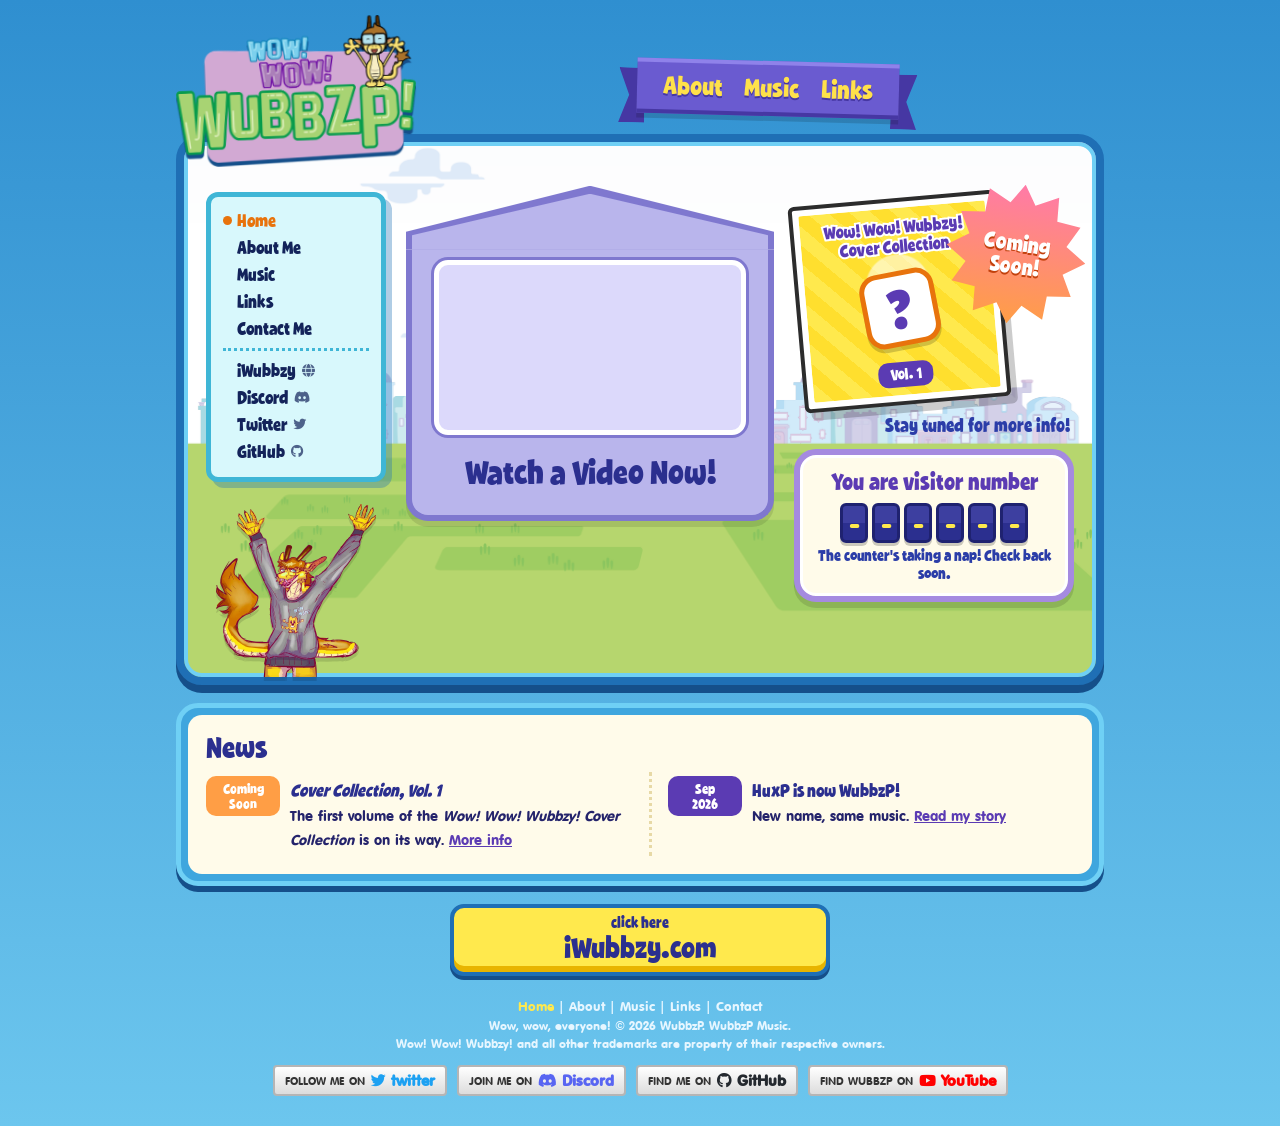
<file: index.html>
<!DOCTYPE html>
<html lang="en">
<head>
<meta charset="utf-8"/>
<meta content="width=device-width, initial-scale=1, viewport-fit=cover" name="viewport"/>
<title>WubbzP</title>
<link href="/assets/icons/kickball-32.png?v=10" rel="icon" sizes="32x32" type="image/png"/>
<meta content="#FBE073" name="theme-color"/>
<link href="/site.webmanifest" rel="manifest"/>
<link href="/assets/icons/wubbzp-192.png" rel="apple-touch-icon"/>
<meta content="The official hub of WubbzP: vocal synth covers, digital archives, web design projects, and the iWubbzy fan community." name="description"/>
<meta content="WubbzP" property="og:title"/>
<meta content="The official hub of WubbzP: vocal synth covers, digital archives, web design projects, and the iWubbzy fan community." property="og:description"/>
<meta content="website" property="og:type"/>
<meta content="https://wubbzp.com/" property="og:url"/>
<meta content="https://wubbzp.com/assets/images/mbymiy.png" property="og:image"/>
<meta content="summary_large_image" name="twitter:card"/>
<meta content="@WubbzP" name="twitter:site"/>
<meta content="https://wubbzp.com/assets/images/mbymiy.png" name="twitter:image"/>
<link rel="stylesheet" href="https://cdnjs.cloudflare.com/ajax/libs/font-awesome/6.5.2/css/all.min.css" crossorigin="anonymous" referrerpolicy="no-referrer">
<link rel="stylesheet" href="/assets/css/style.css?v=67d78400">
<script>document.documentElement.className += " js";</script>
</head>
<body>
<a class="skip-link" href="#content">Skip to content</a>

<div class="site">

  <!-- Header -->
  <header class="header">
    <a href="/" class="logo" aria-label="WubbzP home">
      <img src="/assets/images/logo-wubbzp.png" alt="" class="logo-img" width="240" height="142" />
    </a>

    <nav class="ribbon" aria-label="Main">
      <ul>
        <li><a href="/about/">About</a></li>
        <li><a href="/music/">Music</a></li>
        <li><a href="/links/">Links</a></li>
      </ul>
    </nav>
  </header>

  <!-- Main stage -->
  <div class="stage">

    <!-- Left menu -->
    <aside class="sidebar">
      <nav class="menu" aria-label="Site menu">
        <ul>
          <li><a href="/" aria-current="page">Home</a></li>
          <li><a href="/about/">About Me</a></li>
          <li><a href="/music/">Music</a></li>
          <li><a href="/links/">Links</a></li>
          <li><a href="/contact/">Contact Me</a></li>
          <li class="menu-divider" role="separator"></li>
          <li><a href="https://iwubbzy.com" target="_blank" rel="noopener">iWubbzy <i class="fa-solid fa-globe" aria-hidden="true"></i></a></li>
          <li><a href="https://discord.gg/hKXwdhUQzr" target="_blank" rel="noopener">Discord <i class="fa-brands fa-discord" aria-hidden="true"></i></a></li>
          <li><a href="https://twitter.com/wubbzp" target="_blank" rel="noopener">Twitter <i class="fa-brands fa-twitter" aria-hidden="true"></i></a></li>
          <li><a href="https://github.com/wubbzp" target="_blank" rel="noopener">GitHub <i class="fa-brands fa-github" aria-hidden="true"></i></a></li>
        </ul>
      </nav>
    </aside>

    <!-- Video house -->
    <main class="house" id="content">
      <h1 class="visually-hidden">WubbzP</h1>
      <div class="video">
        <iframe id="featured-video" src="https://www.youtube-nocookie.com/embed/UfgeMisYWGA" title="WubbzP video" loading="lazy" allow="accelerometer; autoplay; clipboard-write; encrypted-media; gyroscope; picture-in-picture; web-share" referrerpolicy="strict-origin-when-cross-origin" allowfullscreen></iframe>
      </div>
      <h2>Watch a Video Now!</h2>
    </main>

    <!-- Featured release -->
    <section class="feature" aria-label="Featured release">
      <div class="album">
        <div class="album-art">
          <span class="album-title">Wow! Wow! Wubbzy!<br>Cover Collection</span>
          <span class="mystery-wrap">
            <button type="button" class="mystery" id="mystery" aria-label="Wow! Wow! Wubbzy! Cover Collection, Vol. 1 artwork: coming soon">?</button>
            <span class="mystery-bubble" aria-hidden="true">It's a surprise!</span>
          </span>
          <span class="album-vol">Vol. 1</span>
        </div>
      </div>
      <div class="burst" aria-hidden="true">Coming<br>Soon!</div>
      <a href="/music/#cover-collection" class="feature-cta">Stay tuned for more info!</a>
      <div class="feature-card counter" tabindex="0" aria-describedby="counter-note">
        You are visitor number
        <div class="counter-digits" id="counter" role="status"><span>-</span><span>-</span><span>-</span><span>-</span><span>-</span><span>-</span></div>
        <small id="counter-status">Thanks for stopping by! <i class="fa-solid fa-circle-info" aria-hidden="true"></i></small>
        <span class="counter-note" id="counter-note" role="tooltip">This counter started on 19 October 2026. Visits from before then aren't included.</span>
      </div>
    </section>

      <div class="razz-spot">
        <span class="razz-bubble" aria-live="polite"></span>
        <button type="button" class="razz" id="razz" aria-label="Poke Razz, WubbzP's fursona" title="Poke Razz!">
          <span class="razz-body"><span class="razz-squash"><img src="/assets/images/razz.webp" alt="" width="640" height="692" /></span></span>
        </button>
      </div>

  </div>

  <!-- News -->
  <section class="box news-box" aria-labelledby="news-title">
    <div class="box-inner">
      <h2 id="news-title">News</h2>
      <ul class="news">
        <li>
          <span class="news-date soon">Coming<br>Soon</span>
          <div><b><cite>Cover Collection, Vol. 1</cite></b><span>The first volume of the <cite>Wow! Wow! Wubbzy! Cover Collection</cite> is on its way. <a href="/music/#cover-collection">More info</a></span></div>
        </li>
        <li>
          <time datetime="2026-09">Sep<br>2026</time>
          <div><b>HuxP is now WubbzP!</b><span>New name, same music. <a href="/about/">Read my story</a></span></div>
        </li>
      </ul>
    </div>
  </section>

  <!-- iWubbzy -->
  <div class="promos promos-single">
    <a href="https://iwubbzy.com" class="stack-btn" target="_blank" rel="noopener"><small>click here</small>iWubbzy.com</a>
  </div>

  <!-- Footer -->
  <footer class="footer">
    <nav class="footer-links" aria-label="Footer">
      <a href="/" aria-current="page">Home</a> |
      <a href="/about/">About</a> |
      <a href="/music/">Music</a> |
      <a href="/links/">Links</a> |
      <a href="/contact/">Contact</a>
    </nav>
    <p>Wow, wow, everyone! © <span id="year">2026</span> WubbzP. WubbzP Music.</p>
    <p>Wow! Wow! Wubbzy! and all other trademarks are property of their respective owners.</p>

    <div class="socials">
      <a href="https://twitter.com/wubbzp" class="social" target="_blank" rel="noopener">Follow me on <b class="tw"><i class="fa-brands fa-twitter" aria-hidden="true"></i> twitter</b></a>
      <a href="https://discord.gg/hKXwdhUQzr" class="social" target="_blank" rel="noopener">Join me on <b class="dc"><i class="fa-brands fa-discord" aria-hidden="true"></i> Discord</b></a>
      <a href="https://github.com/wubbzp" class="social" target="_blank" rel="noopener">Find me on <b class="gh"><i class="fa-brands fa-github" aria-hidden="true"></i> GitHub</b></a>
      <a href="https://www.youtube.com/@wubbzp" class="social" target="_blank" rel="noopener">Find WubbzP on <b class="yt"><i class="fa-brands fa-youtube" aria-hidden="true"></i> YouTube</b></a>
    </div>
  </footer>

</div>

<script src="/assets/js/site.js?v=77a2010f"></script>
</body>
</html>
</file>
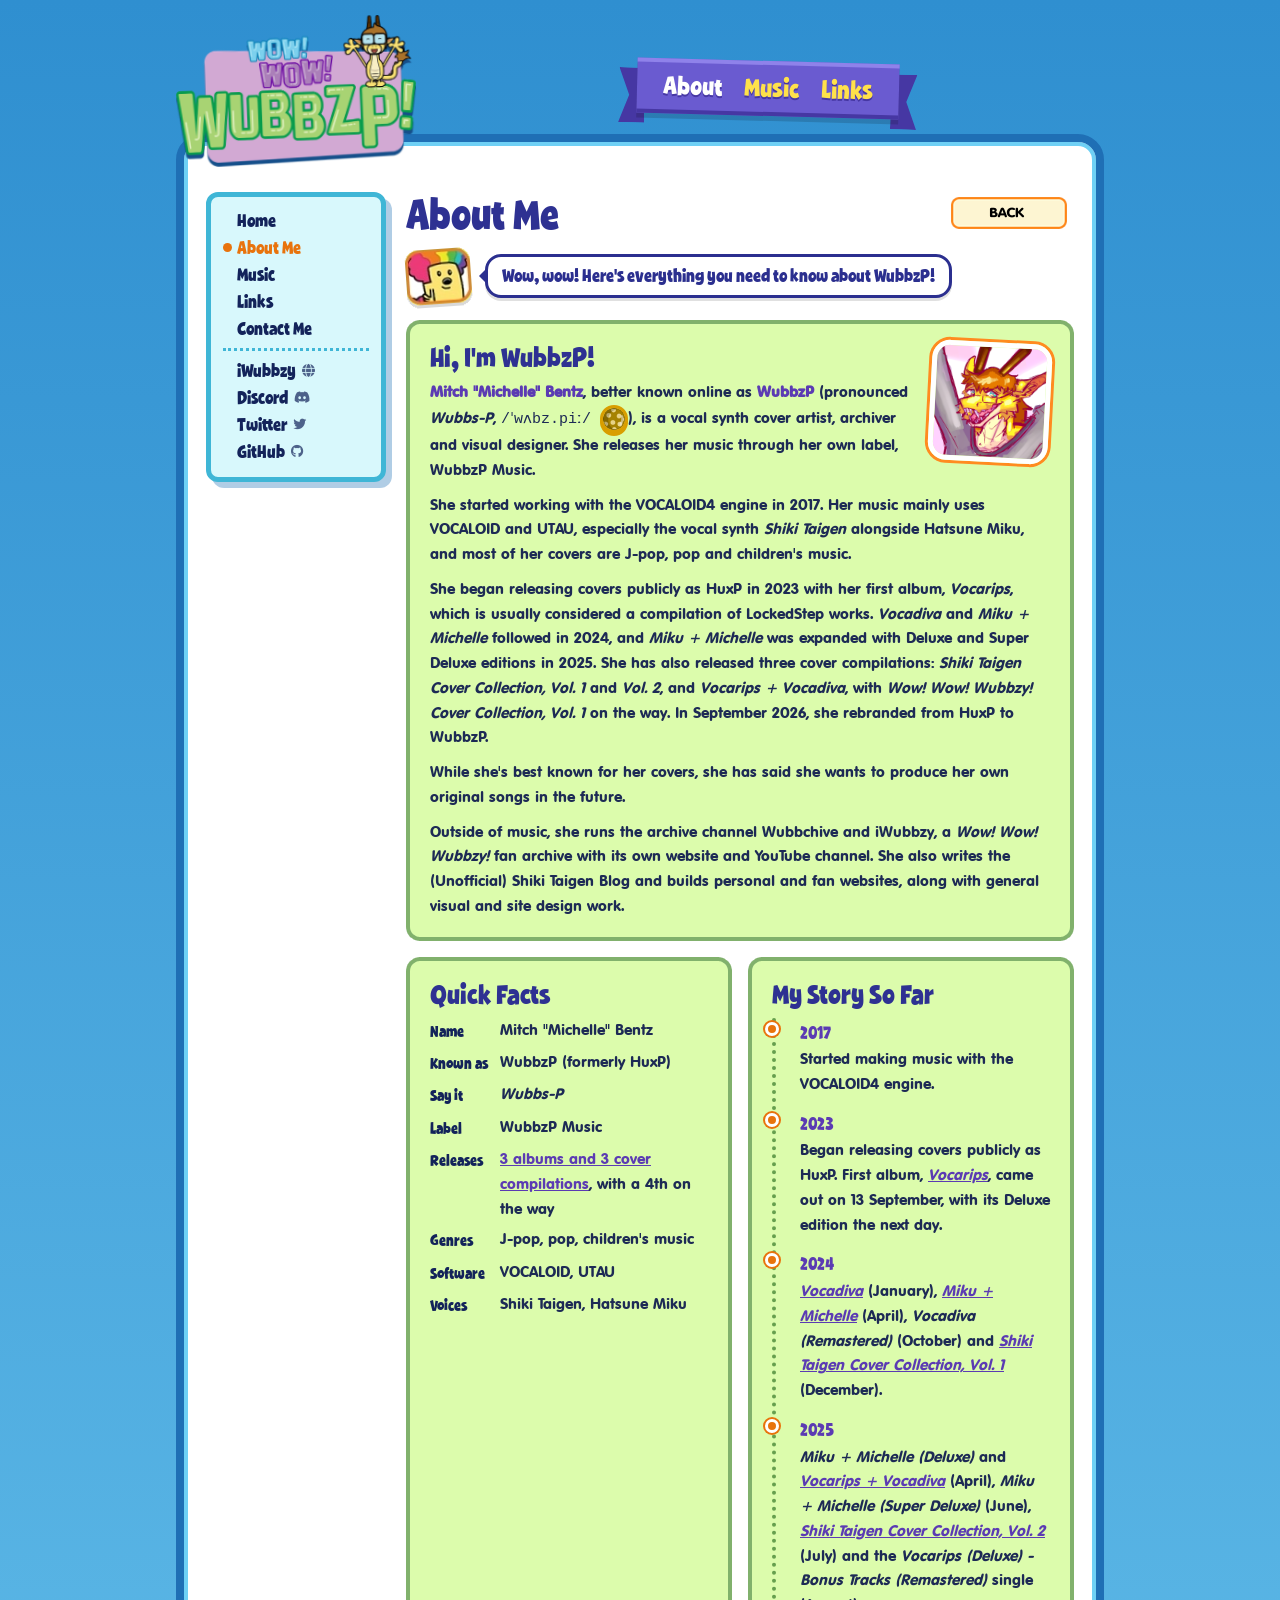
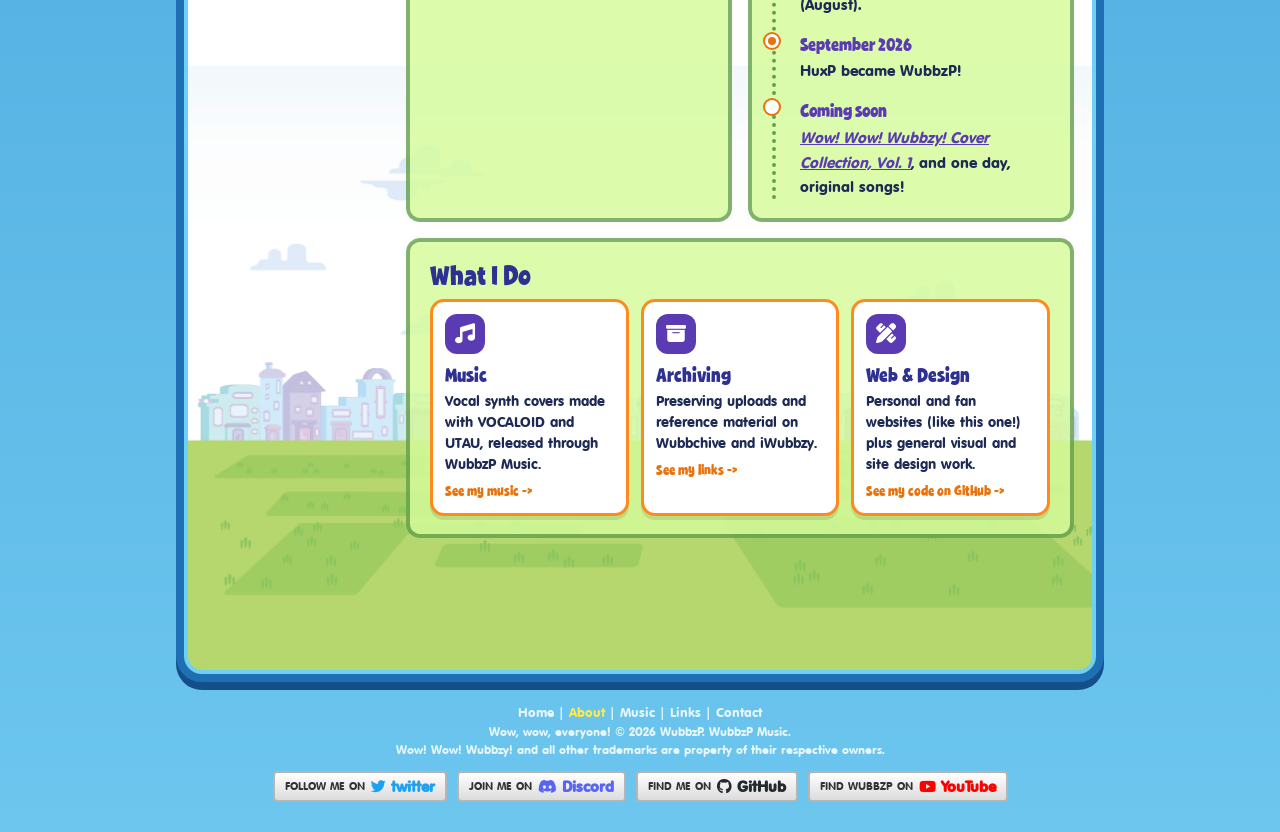
<file: about/index.html>
<!DOCTYPE html>
<html lang="en">
<head>
<meta charset="utf-8"/>
<meta content="width=device-width, initial-scale=1, viewport-fit=cover" name="viewport"/>
<title>About Me | WubbzP</title>
<link href="/assets/icons/kickball-32.png?v=10" rel="icon" sizes="32x32" type="image/png"/>
<meta content="#FBE073" name="theme-color"/>
<link href="/site.webmanifest" rel="manifest"/>
<link href="/assets/icons/wubbzp-192.png" rel="apple-touch-icon"/>
<meta content="About WubbzP (Mitch &quot;Michelle&quot; Bentz): vocal synth cover artist, archiver and visual designer, formerly known as HuxP." name="description"/>
<meta content="About Me | WubbzP" property="og:title"/>
<meta content="About WubbzP (Mitch &quot;Michelle&quot; Bentz): vocal synth cover artist, archiver and visual designer, formerly known as HuxP." property="og:description"/>
<meta content="website" property="og:type"/>
<meta content="https://wubbzp.com/about/" property="og:url"/>
<meta content="https://wubbzp.com/assets/images/mbymiy.png" property="og:image"/>
<meta content="summary_large_image" name="twitter:card"/>
<meta content="@WubbzP" name="twitter:site"/>
<meta content="https://wubbzp.com/assets/images/mbymiy.png" name="twitter:image"/>
<link rel="stylesheet" href="https://cdnjs.cloudflare.com/ajax/libs/font-awesome/6.5.2/css/all.min.css" crossorigin="anonymous" referrerpolicy="no-referrer">
<link rel="stylesheet" href="/assets/css/style.css?v=67d78400">
<script>document.documentElement.className += " js";</script>
</head>
<body>
<a class="skip-link" href="#content">Skip to content</a>

<div class="site">

  <!-- Header -->
  <header class="header">
    <a href="/" class="logo" aria-label="WubbzP home">
      <img src="/assets/images/logo-wubbzp.png" alt="" class="logo-img" width="240" height="142" />
    </a>

    <nav class="ribbon" aria-label="Main">
      <ul>
        <li><a href="/about/" aria-current="page">About</a></li>
        <li><a href="/music/">Music</a></li>
        <li><a href="/links/">Links</a></li>
      </ul>
    </nav>
  </header>

  <!-- Main stage -->
  <div class="stage stage-page">

    <!-- Left menu -->
    <aside class="sidebar">
      <nav class="menu" aria-label="Site menu">
        <ul>
          <li><a href="/">Home</a></li>
          <li><a href="/about/" aria-current="page">About Me</a></li>
          <li><a href="/music/">Music</a></li>
          <li><a href="/links/">Links</a></li>
          <li><a href="/contact/">Contact Me</a></li>
          <li class="menu-divider" role="separator"></li>
          <li><a href="https://iwubbzy.com" target="_blank" rel="noopener">iWubbzy <i class="fa-solid fa-globe" aria-hidden="true"></i></a></li>
          <li><a href="https://discord.gg/hKXwdhUQzr" target="_blank" rel="noopener">Discord <i class="fa-brands fa-discord" aria-hidden="true"></i></a></li>
          <li><a href="https://twitter.com/wubbzp" target="_blank" rel="noopener">Twitter <i class="fa-brands fa-twitter" aria-hidden="true"></i></a></li>
          <li><a href="https://github.com/wubbzp" target="_blank" rel="noopener">GitHub <i class="fa-brands fa-github" aria-hidden="true"></i></a></li>
        </ul>
      </nav>
    </aside>

    <main class="page" id="content">
      <div class="page-head">
        <h1 class="page-title">About Me</h1>
        <a href="/" class="back-btn" aria-label="Back to home"></a>
      </div>

      <div class="guide">
        <img src="/assets/images/characters/wubbzy.png" alt="" />
        <p>Wow, wow! Here's everything you need to know about WubbzP!</p>
      </div>

      <section class="panel" aria-labelledby="hi">
        <img src="/assets/images/wbzp.png" alt="WubbzP's icon" class="avatar" />
        <h2 id="hi">Hi, I'm WubbzP!</h2>
        <p><strong>Mitch "Michelle" Bentz</strong>, better known online as <strong>WubbzP</strong> (pronounced <em>Wubbs-P</em>, <code>/ˈwʌbz.piː/</code> <button type="button" class="audio-btn" data-play="wubbzp-audio" aria-label="Play WubbzP pronunciation" title="Play pronunciation">Play pronunciation</button>), is a vocal synth cover artist, archiver and visual designer. She releases her music through her own label, WubbzP Music.</p>
        <audio id="wubbzp-audio" src="/assets/audio/How to Pronounce WubbzP.mp3" preload="none"></audio>
        <p>She started working with the VOCALOID4 engine in 2017. Her music mainly uses VOCALOID and UTAU, especially the vocal synth <em>Shiki Taigen</em> alongside Hatsune Miku, and most of her covers are J-pop, pop and children's music.</p>
        <p>She began releasing covers publicly as HuxP in 2023 with her first album, <cite>Vocarips</cite>, which is usually considered a compilation of LockedStep works. <cite>Vocadiva</cite> and <cite>Miku + Michelle</cite> followed in 2024, and <cite>Miku + Michelle</cite> was expanded with Deluxe and Super Deluxe editions in 2025. She has also released three cover compilations: <cite>Shiki Taigen Cover Collection, Vol. 1</cite> and <cite>Vol. 2</cite>, and <cite>Vocarips + Vocadiva</cite>, with <cite>Wow! Wow! Wubbzy! Cover Collection, Vol. 1</cite> on the way. In September 2026, she rebranded from HuxP to WubbzP.</p>
        <p>While she's best known for her covers, she has said she wants to produce her own original songs in the future.</p>
        <p>Outside of music, she runs the archive channel Wubbchive and iWubbzy, a <em>Wow! Wow! Wubbzy!</em> fan archive with its own website and YouTube channel. She also writes the (Unofficial) Shiki Taigen Blog and builds personal and fan websites, along with general visual and site design work.</p>
      </section>

      <div class="panel-row">
        <section class="panel" aria-labelledby="facts">
          <h2 id="facts">Quick Facts</h2>
          <dl class="facts">
            <dt>Name</dt><dd>Mitch "Michelle" Bentz</dd>
            <dt>Known as</dt><dd>WubbzP (formerly HuxP)</dd>
            <dt>Say it</dt><dd><em>Wubbs-P</em></dd>
            <dt>Label</dt><dd>WubbzP Music</dd>
            <dt>Releases</dt><dd><a href="/music/">3 albums and 3 cover compilations</a>, with a 4th on the way</dd>
            <dt>Genres</dt><dd>J-pop, pop, children's music</dd>
            <dt>Software</dt><dd>VOCALOID, UTAU</dd>
            <dt>Voices</dt><dd>Shiki Taigen, Hatsune Miku</dd>
          </dl>
        </section>

        <section class="panel" aria-labelledby="timeline">
          <h2 id="timeline">My Story So Far</h2>
          <ol class="timeline">
            <li><b>2017</b>Started making music with the VOCALOID4 engine.</li>
            <li><b>2023</b>Began releasing covers publicly as HuxP. First album, <a href="/music/#vocarips"><cite>Vocarips</cite></a>, came out on 13 September, with its Deluxe edition the next day.</li>
            <li><b>2024</b><a href="/music/#vocadiva"><cite>Vocadiva</cite></a> (January), <a href="/music/#miku-michelle"><cite>Miku + Michelle</cite></a> (April), <cite>Vocadiva (Remastered)</cite> (October) and <a href="/music/#shiki-taigen-vol-1"><cite>Shiki Taigen Cover Collection, Vol. 1</cite></a> (December).</li>
            <li><b>2025</b><cite>Miku + Michelle (Deluxe)</cite> and <a href="/music/#vocarips-vocadiva"><cite>Vocarips + Vocadiva</cite></a> (April), <cite>Miku + Michelle (Super Deluxe)</cite> (June), <a href="/music/#shiki-taigen-vol-2"><cite>Shiki Taigen Cover Collection, Vol. 2</cite></a> (July) and the <cite>Vocarips (Deluxe) - Bonus Tracks (Remastered)</cite> single (August).</li>
            <li><b>September 2026</b>HuxP became WubbzP!</li>
            <li class="soon"><b>Coming soon</b><a href="/music/#cover-collection"><cite>Wow! Wow! Wubbzy! Cover Collection, Vol. 1</cite></a>, and one day, original songs!</li>
          </ol>
        </section>
      </div>

      <section class="panel" aria-labelledby="what">
        <h2 id="what">What I Do</h2>
        <div class="cards">
          <a href="/music/" class="card">
            <i class="fa-solid fa-music card-icon" aria-hidden="true"></i>
            <b>Music</b>
            Vocal synth covers made with VOCALOID and UTAU, released through WubbzP Music.
            <span class="card-go">See my music -></span>
          </a>
          <a href="/links/" class="card">
            <i class="fa-solid fa-box-archive card-icon" aria-hidden="true"></i>
            <b>Archiving</b>
            Preserving uploads and reference material on Wubbchive and iWubbzy.
            <span class="card-go">See my links -></span>
          </a>
          <a href="https://github.com/wubbzp" class="card" target="_blank" rel="noopener">
            <i class="fa-solid fa-pen-ruler card-icon" aria-hidden="true"></i>
            <b>Web &amp; Design</b>
            Personal and fan websites (like this one!) plus general visual and site design work.
            <span class="card-go">See my code on GitHub -></span>
          </a>
        </div>
      </section>

    </main>

  </div>

  <!-- Footer -->
  <footer class="footer">
    <nav class="footer-links" aria-label="Footer">
      <a href="/">Home</a> |
      <a href="/about/" aria-current="page">About</a> |
      <a href="/music/">Music</a> |
      <a href="/links/">Links</a> |
      <a href="/contact/">Contact</a>
    </nav>
    <p>Wow, wow, everyone! © <span id="year">2026</span> WubbzP. WubbzP Music.</p>
    <p>Wow! Wow! Wubbzy! and all other trademarks are property of their respective owners.</p>

    <div class="socials">
      <a href="https://twitter.com/wubbzp" class="social" target="_blank" rel="noopener">Follow me on <b class="tw"><i class="fa-brands fa-twitter" aria-hidden="true"></i> twitter</b></a>
      <a href="https://discord.gg/hKXwdhUQzr" class="social" target="_blank" rel="noopener">Join me on <b class="dc"><i class="fa-brands fa-discord" aria-hidden="true"></i> Discord</b></a>
      <a href="https://github.com/wubbzp" class="social" target="_blank" rel="noopener">Find me on <b class="gh"><i class="fa-brands fa-github" aria-hidden="true"></i> GitHub</b></a>
      <a href="https://www.youtube.com/@wubbzp" class="social" target="_blank" rel="noopener">Find WubbzP on <b class="yt"><i class="fa-brands fa-youtube" aria-hidden="true"></i> YouTube</b></a>
    </div>
  </footer>

</div>

<script src="/assets/js/site.js?v=77a2010f"></script>
</body>
</html>
</file>
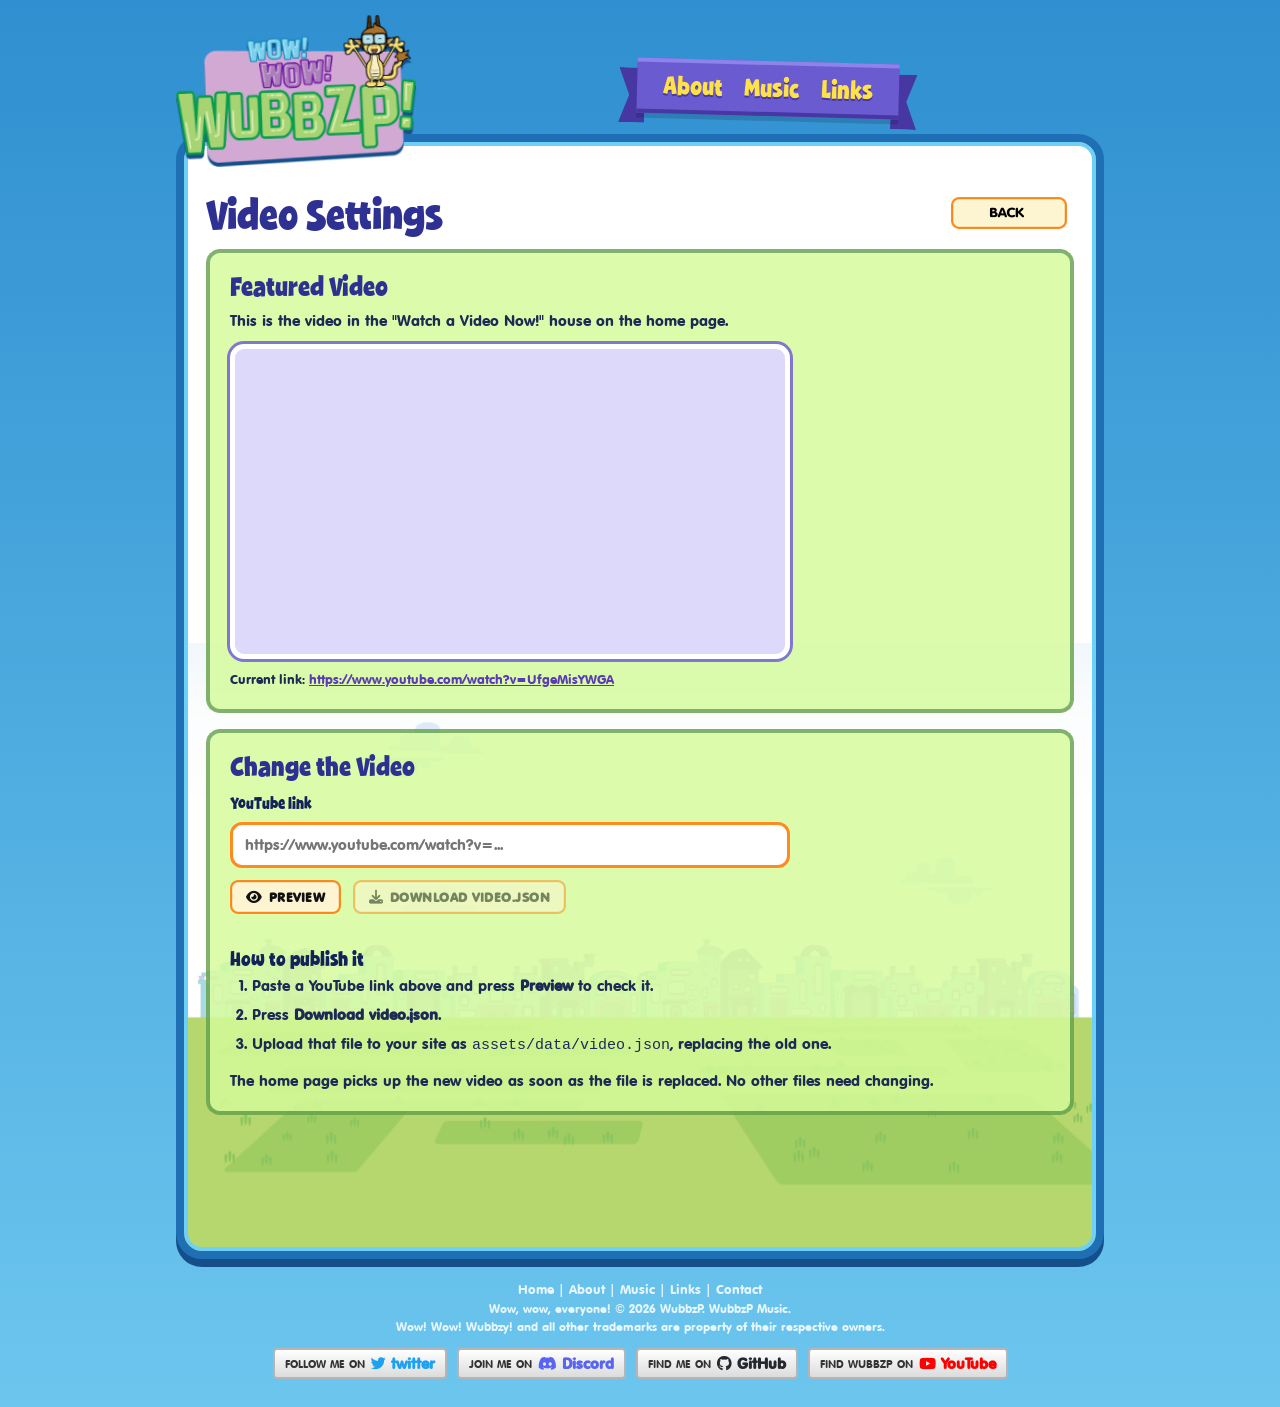
<file: admin/index.html>
<!DOCTYPE html>
<html lang="en">
<head>
<meta charset="utf-8"/>
<meta content="width=device-width, initial-scale=1, viewport-fit=cover" name="viewport"/>
<title>Video Settings | WubbzP</title>
<link href="/assets/icons/kickball-32.png?v=10" rel="icon" sizes="32x32" type="image/png"/>
<meta content="#FBE073" name="theme-color"/>
<meta name="robots" content="noindex, nofollow"/>
<link href="/site.webmanifest" rel="manifest"/>
<link href="/assets/icons/wubbzp-192.png" rel="apple-touch-icon"/>
<meta content="Change the featured video on the WubbzP.com home page." name="description"/>
<meta content="Video Settings | WubbzP" property="og:title"/>
<meta content="Change the featured video on the WubbzP.com home page." property="og:description"/>
<meta content="website" property="og:type"/>
<meta content="https://wubbzp.com/admin/" property="og:url"/>
<meta content="https://wubbzp.com/assets/images/mbymiy.png" property="og:image"/>
<meta content="summary_large_image" name="twitter:card"/>
<meta content="@WubbzP" name="twitter:site"/>
<meta content="https://wubbzp.com/assets/images/mbymiy.png" name="twitter:image"/>
<link rel="stylesheet" href="https://cdnjs.cloudflare.com/ajax/libs/font-awesome/6.5.2/css/all.min.css" crossorigin="anonymous" referrerpolicy="no-referrer">
<link rel="stylesheet" href="/assets/css/style.css?v=67d78400">
<script>document.documentElement.className += " js";</script>
</head>
<body>
<a class="skip-link" href="#content">Skip to content</a>

<div class="site">

  <!-- Header -->
  <header class="header">
    <a href="/" class="logo" aria-label="WubbzP home">
      <img src="/assets/images/logo-wubbzp.png" alt="" class="logo-img" width="240" height="142" />
    </a>

    <nav class="ribbon" aria-label="Main">
      <ul>
        <li><a href="/about/">About</a></li>
        <li><a href="/music/">Music</a></li>
        <li><a href="/links/">Links</a></li>
      </ul>
    </nav>
  </header>

  <!-- Main stage -->
  <div class="stage stage-page stage-admin">
    <main class="page" id="content">
      <div class="page-head">
        <h1 class="page-title">Video Settings</h1>
        <a href="/" class="back-btn" aria-label="Back to home"></a>
      </div>

      <section class="panel" aria-labelledby="current-title">
        <h2 id="current-title">Featured Video</h2>
        <p>This is the video in the "Watch a Video Now!" house on the home page.</p>
        <div class="admin-video video"><iframe id="admin-preview" src="https://www.youtube-nocookie.com/embed/UfgeMisYWGA" title="Featured video preview" allow="accelerometer; autoplay; clipboard-write; encrypted-media; gyroscope; picture-in-picture; web-share" referrerpolicy="strict-origin-when-cross-origin" allowfullscreen></iframe></div>
        <p class="admin-current">Current link: <a id="admin-current-link" href="https://www.youtube.com/watch?v=UfgeMisYWGA" target="_blank" rel="noopener">https://www.youtube.com/watch?v=UfgeMisYWGA</a></p>
      </section>

      <section class="panel" aria-labelledby="change-title">
        <h2 id="change-title">Change the Video</h2>
        <form id="admin-form" novalidate>
          <label for="admin-url" class="admin-label">YouTube link</label>
          <input id="admin-url" class="admin-input" type="url" inputmode="url" autocomplete="off" placeholder="https://www.youtube.com/watch?v=..." aria-describedby="admin-status" />
          <div class="btn-row">
            <button type="submit" class="cream-btn"><i class="fa-solid fa-eye" aria-hidden="true"></i> Preview</button>
            <button type="button" class="cream-btn" id="admin-download" disabled><i class="fa-solid fa-download" aria-hidden="true"></i> Download video.json</button>
          </div>
          <p class="copy-status" id="admin-status" role="status"></p>
        </form>
        <h3>How to publish it</h3>
        <ol class="admin-steps">
          <li>Paste a YouTube link above and press <b>Preview</b> to check it.</li>
          <li>Press <b>Download video.json</b>.</li>
          <li>Upload that file to your site as <code>assets/data/video.json</code>, replacing the old one.</li>
        </ol>
        <p>The home page picks up the new video as soon as the file is replaced. No other files need changing.</p>
      </section>
    </main>
  </div>

  <!-- Footer -->
  <footer class="footer">
    <nav class="footer-links" aria-label="Footer">
      <a href="/">Home</a> |
      <a href="/about/">About</a> |
      <a href="/music/">Music</a> |
      <a href="/links/">Links</a> |
      <a href="/contact/">Contact</a>
    </nav>
    <p>Wow, wow, everyone! © <span id="year">2026</span> WubbzP. WubbzP Music.</p>
    <p>Wow! Wow! Wubbzy! and all other trademarks are property of their respective owners.</p>

    <div class="socials">
      <a href="https://twitter.com/wubbzp" class="social" target="_blank" rel="noopener">Follow me on <b class="tw"><i class="fa-brands fa-twitter" aria-hidden="true"></i> twitter</b></a>
      <a href="https://discord.gg/hKXwdhUQzr" class="social" target="_blank" rel="noopener">Join me on <b class="dc"><i class="fa-brands fa-discord" aria-hidden="true"></i> Discord</b></a>
      <a href="https://github.com/wubbzp" class="social" target="_blank" rel="noopener">Find me on <b class="gh"><i class="fa-brands fa-github" aria-hidden="true"></i> GitHub</b></a>
      <a href="https://www.youtube.com/@wubbzp" class="social" target="_blank" rel="noopener">Find WubbzP on <b class="yt"><i class="fa-brands fa-youtube" aria-hidden="true"></i> YouTube</b></a>
    </div>
  </footer>

</div>

<script src="/assets/js/site.js?v=77a2010f"></script>
</body>
</html>
</file>
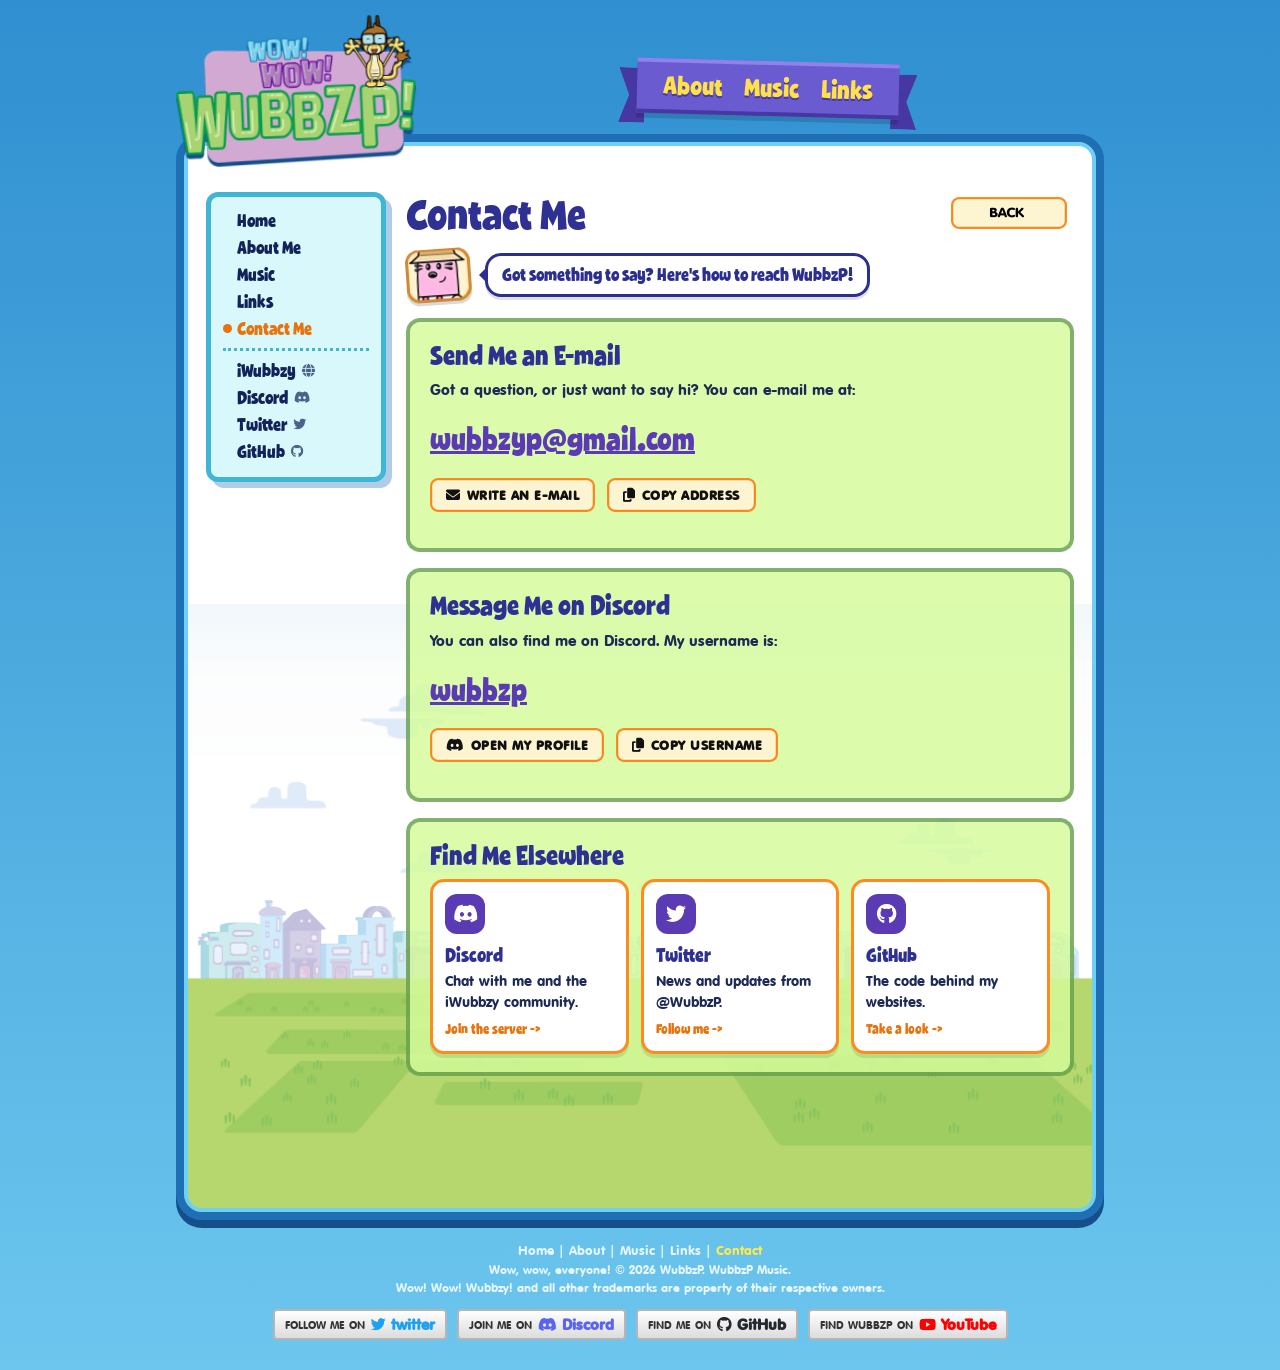
<file: contact/index.html>
<!DOCTYPE html>
<html lang="en">
<head>
<meta charset="utf-8"/>
<meta content="width=device-width, initial-scale=1, viewport-fit=cover" name="viewport"/>
<title>Contact Me | WubbzP</title>
<link href="/assets/icons/kickball-32.png?v=10" rel="icon" sizes="32x32" type="image/png"/>
<meta content="#FBE073" name="theme-color"/>
<link href="/site.webmanifest" rel="manifest"/>
<link href="/assets/icons/wubbzp-192.png" rel="apple-touch-icon"/>
<meta content="How to contact WubbzP: e-mail, Discord (wubbzp), Twitter and GitHub." name="description"/>
<meta content="Contact Me | WubbzP" property="og:title"/>
<meta content="How to contact WubbzP: e-mail, Discord (wubbzp), Twitter and GitHub." property="og:description"/>
<meta content="website" property="og:type"/>
<meta content="https://wubbzp.com/contact/" property="og:url"/>
<meta content="https://wubbzp.com/assets/images/mbymiy.png" property="og:image"/>
<meta content="summary_large_image" name="twitter:card"/>
<meta content="@WubbzP" name="twitter:site"/>
<meta content="https://wubbzp.com/assets/images/mbymiy.png" name="twitter:image"/>
<link rel="stylesheet" href="https://cdnjs.cloudflare.com/ajax/libs/font-awesome/6.5.2/css/all.min.css" crossorigin="anonymous" referrerpolicy="no-referrer">
<link rel="stylesheet" href="/assets/css/style.css?v=67d78400">
<script>document.documentElement.className += " js";</script>
</head>
<body>
<a class="skip-link" href="#content">Skip to content</a>

<div class="site">

  <!-- Header -->
  <header class="header">
    <a href="/" class="logo" aria-label="WubbzP home">
      <img src="/assets/images/logo-wubbzp.png" alt="" class="logo-img" width="240" height="142" />
    </a>

    <nav class="ribbon" aria-label="Main">
      <ul>
        <li><a href="/about/">About</a></li>
        <li><a href="/music/">Music</a></li>
        <li><a href="/links/">Links</a></li>
      </ul>
    </nav>
  </header>

  <!-- Main stage -->
  <div class="stage stage-page">

    <!-- Left menu -->
    <aside class="sidebar">
      <nav class="menu" aria-label="Site menu">
        <ul>
          <li><a href="/">Home</a></li>
          <li><a href="/about/">About Me</a></li>
          <li><a href="/music/">Music</a></li>
          <li><a href="/links/">Links</a></li>
          <li><a href="/contact/" aria-current="page">Contact Me</a></li>
          <li class="menu-divider" role="separator"></li>
          <li><a href="https://iwubbzy.com" target="_blank" rel="noopener">iWubbzy <i class="fa-solid fa-globe" aria-hidden="true"></i></a></li>
          <li><a href="https://discord.gg/hKXwdhUQzr" target="_blank" rel="noopener">Discord <i class="fa-brands fa-discord" aria-hidden="true"></i></a></li>
          <li><a href="https://twitter.com/wubbzp" target="_blank" rel="noopener">Twitter <i class="fa-brands fa-twitter" aria-hidden="true"></i></a></li>
          <li><a href="https://github.com/wubbzp" target="_blank" rel="noopener">GitHub <i class="fa-brands fa-github" aria-hidden="true"></i></a></li>
        </ul>
      </nav>
    </aside>

    <main class="page" id="content">
      <div class="page-head">
        <h1 class="page-title">Contact Me</h1>
        <a href="/" class="back-btn" aria-label="Back to home"></a>
      </div>

      <div class="guide">
        <img src="/assets/images/characters/widget.png" alt="" />
        <p>Got something to say? Here's how to reach WubbzP!</p>
      </div>

      <section class="panel" aria-labelledby="email">
        <h2 id="email">Send Me an E-mail</h2>
        <p>Got a question, or just want to say hi? You can e-mail me at:</p>
        <p><a href="mailto:wubbzyp@gmail.com" class="email-big">wubbzyp@gmail.com</a></p>
        <div class="btn-row">
          <a href="mailto:wubbzyp@gmail.com" class="cream-btn"><i class="fa-solid fa-envelope" aria-hidden="true"></i> Write an e-mail</a>
          <button type="button" class="cream-btn" data-copy="wubbzyp@gmail.com" aria-describedby="copy-status"><i class="fa-solid fa-copy" aria-hidden="true"></i> Copy address</button>
        </div>
        <p class="copy-status" id="copy-status" role="status"></p>
      </section>

      <section class="panel" aria-labelledby="discord-dm">
        <h2 id="discord-dm">Message Me on Discord</h2>
        <p>You can also find me on Discord. My username is:</p>
        <p><a href="https://discord.com/users/1417720856544805026" class="email-big" target="_blank" rel="noopener">wubbzp</a></p>
        <div class="btn-row">
          <a href="https://discord.com/users/1417720856544805026" class="cream-btn" target="_blank" rel="noopener"><i class="fa-brands fa-discord" aria-hidden="true"></i> Open my profile</a>
          <button type="button" class="cream-btn" data-copy="wubbzp" aria-describedby="copy-status-discord"><i class="fa-solid fa-copy" aria-hidden="true"></i> Copy username</button>
        </div>
        <p class="copy-status" id="copy-status-discord" role="status"></p>
      </section>

      <section class="panel" aria-labelledby="elsewhere">
        <h2 id="elsewhere">Find Me Elsewhere</h2>
        <div class="cards">
          <a href="https://discord.gg/hKXwdhUQzr" class="card" target="_blank" rel="noopener">
            <i class="fa-brands fa-discord card-icon" aria-hidden="true"></i>
            <b>Discord</b>
            Chat with me and the iWubbzy community.
            <span class="card-go">Join the server -></span>
          </a>
          <a href="https://twitter.com/wubbzp" class="card" target="_blank" rel="noopener">
            <i class="fa-brands fa-twitter card-icon" aria-hidden="true"></i>
            <b>Twitter</b>
            News and updates from @WubbzP.
            <span class="card-go">Follow me -></span>
          </a>
          <a href="https://github.com/wubbzp" class="card" target="_blank" rel="noopener">
            <i class="fa-brands fa-github card-icon" aria-hidden="true"></i>
            <b>GitHub</b>
            The code behind my websites.
            <span class="card-go">Take a look -></span>
          </a>
        </div>
      </section>

    </main>

  </div>

  <!-- Footer -->
  <footer class="footer">
    <nav class="footer-links" aria-label="Footer">
      <a href="/">Home</a> |
      <a href="/about/">About</a> |
      <a href="/music/">Music</a> |
      <a href="/links/">Links</a> |
      <a href="/contact/" aria-current="page">Contact</a>
    </nav>
    <p>Wow, wow, everyone! © <span id="year">2026</span> WubbzP. WubbzP Music.</p>
    <p>Wow! Wow! Wubbzy! and all other trademarks are property of their respective owners.</p>

    <div class="socials">
      <a href="https://twitter.com/wubbzp" class="social" target="_blank" rel="noopener">Follow me on <b class="tw"><i class="fa-brands fa-twitter" aria-hidden="true"></i> twitter</b></a>
      <a href="https://discord.gg/hKXwdhUQzr" class="social" target="_blank" rel="noopener">Join me on <b class="dc"><i class="fa-brands fa-discord" aria-hidden="true"></i> Discord</b></a>
      <a href="https://github.com/wubbzp" class="social" target="_blank" rel="noopener">Find me on <b class="gh"><i class="fa-brands fa-github" aria-hidden="true"></i> GitHub</b></a>
      <a href="https://www.youtube.com/@wubbzp" class="social" target="_blank" rel="noopener">Find WubbzP on <b class="yt"><i class="fa-brands fa-youtube" aria-hidden="true"></i> YouTube</b></a>
    </div>
  </footer>

</div>

<script src="/assets/js/site.js?v=77a2010f"></script>
</body>
</html>
</file>
<file: assets/css/style.css>
/* WubbzP.com: styled after the 2008 Wow! Wow! Wubbzy! website.
   Shared by every page. */

@font-face {
  font-family: "House Holiday Sans";
  src: url("/assets/fonts/house-holiday-sans.ttf") format("truetype");
  size-adjust: 125%;
  font-display: swap;
}
@font-face {
  font-family: "VAG Rounded";
  src: url("/assets/fonts/vag-rounded.ttf") format("truetype");
  font-display: swap;
}

:root {
  --page-top: #2f8fd0;
  --page-bottom: #6cc6ee;

  --frame: #1f6fb5;
  --frame-light: #6fd0f5;
  --frame-dark: #154f8a;

  --logo-bg: #3fa6de;
  --logo-green: #9bd23c;
  --logo-green-dark: #3c7a1a;

  --ribbon: #6a5bd0;
  --ribbon-dark: #4637a3;
  --ribbon-text: #ffe14a;

  --yellow: #ffe94d;
  --yellow-dark: #e8b400;
  --navy: #2b2f8f;
  --ink: #13235a;

  --menu-bg: #d8f8fc;
  --menu-border: #3fb6d6;
  --menu-active: #e8730c;

  --house: #b9b5ec;
  --house-dark: #7f78cf;
  --house-light: #dcd9fb;

  --burst-top: #ff7aa8;
  --burst-bottom: #ff9e45;

  --card-cream: #fffbea;
  --purple-text: #5b3bb3;
  --red-text: #e8291c;
  --orange-frame: #ff8b20;
  --panel-border: #669f4e;
}

*, *::before, *::after { box-sizing: border-box; }

html {
  min-height: 100%;
  background: linear-gradient(180deg, var(--page-top) 0%, var(--page-bottom) 100%);
  scroll-behavior: smooth;
}

body {
  margin: 0;
  padding: 0;
  font-family: "VAG Rounded", "Nunito", sans-serif;
  color: var(--navy);
  overflow-x: hidden;
}

a { color: inherit; text-decoration: none; }
img { max-width: 100%; }
:focus-visible { outline: 4px solid var(--yellow); outline-offset: 2px; }
/* yellow is hard to see on the light panels and white cards */
.panel :focus-visible, .box :focus-visible { outline-color: var(--frame); }

.skip-link {
  position: absolute;
  left: 12px;
  top: -60px;
  z-index: 100;
  background: var(--yellow);
  color: var(--navy);
  border: 3px solid var(--frame);
  border-radius: 10px;
  padding: 6px 12px;
  font-family: "House Holiday Sans", cursive;
}
.skip-link:focus { top: 12px; }

.visually-hidden {
  position: absolute !important;
  width: 1px;
  height: 1px;
  overflow: hidden;
  clip: rect(0 0 0 0);
  white-space: nowrap;
}

.site {
  width: 100%;
  max-width: 960px;
  margin: 0 auto;
  padding: 18px 16px 30px;
}

/* ---------- Header: logo box and ribbon nav ---------- */
.header {
  display: grid;
  grid-template-columns: 240px 1fr;
  align-items: center;
  gap: 16px;
  position: relative;
  z-index: 5;
  margin-bottom: -26px;
}

.logo {
  display: flex;
  align-items: center;
  gap: 8px;
  transform: rotate(-2deg);
  transition: transform 0.15s;
}
.logo:hover { transform: rotate(0deg) scale(1.03); }
/* The logo is one image with its own purple backdrop and Wubbzy figure,
   so the link itself has no box around it. */
.logo-img {
  display: block;
  width: 240px;
  height: auto;
  filter: drop-shadow(0 4px 0 var(--frame-dark));
}

/* Purple ribbon navigation */
.ribbon {
  /* the ribbon's folded tails (::before/::after) sit behind the band (ul) */
  justify-self: center;
  position: relative;
  transform: rotate(1.5deg);
}
.ribbon::before, .ribbon::after {
  content: "";
  position: absolute;
  top: 10px;
  width: 26px;
  height: 100%;
  background: var(--ribbon-dark);
  z-index: 0;
}
.ribbon::before { left: -18px; clip-path: polygon(0 0, 100% 0, 100% 100%, 0 100%, 40% 50%); }
.ribbon::after { right: -18px; clip-path: polygon(0 0, 100% 0, 60% 50%, 100% 100%, 0 100%); }
.ribbon ul {
  position: relative;
  z-index: 1;
  background: var(--ribbon);
  border-top: 4px solid #8f82ea;
  border-bottom: 4px solid var(--ribbon-dark);
  box-shadow: 0 5px 0 rgba(0,0,0,0.15);
  list-style: none;
  margin: 0;
  padding: 6px 26px 8px;
  display: flex;
  flex-wrap: wrap;
  justify-content: center;
  gap: 4px 22px;
}
.ribbon a {
  font-family: "House Holiday Sans", cursive;
  font-size: 26px;
  color: var(--ribbon-text);
  text-shadow: 0 2px 0 var(--ribbon-dark);
  transition: color 0.15s;
}
.ribbon a:hover, .ribbon a[aria-current="page"] { color: #ffffff; }

/* ---------- Main stage ---------- */
.stage {
  position: relative;
  border: 8px solid var(--frame);
  border-radius: 26px;
  box-shadow: inset 0 0 0 4px var(--frame-light), 0 8px 0 var(--frame-dark);
  background: #eaf6ff url("/assets/images/bg.png") center bottom / cover no-repeat;
  padding: 50px 22px 22px;
  display: grid;
  grid-template-columns: 180px 1fr 280px;
  gap: 20px;
  align-items: start;
}
/* Inner pages: menu + one content column, like the original site's inner pages */
.stage-page {
  grid-template-columns: 180px 1fr;
  background: #ffffff url("/assets/images/bg.png") center bottom / 100% auto no-repeat;
  padding-bottom: 120px;
}

/* Left sidebar menu */
.sidebar { display: flex; flex-direction: column; gap: 22px; }
.menu {
  background: var(--menu-bg);
  border: 5px solid var(--menu-border);
  border-radius: 12px;
  box-shadow: 6px 6px 0 rgba(31,111,181,0.35);
  padding: 10px 12px 12px;
}
.menu ul { list-style: none; margin: 0; padding: 0; }
.menu-divider {
  border-top: 3px dotted var(--menu-border);
  margin: 6px 0;
}
.menu a {
  display: flex;
  align-items: center;
  gap: 6px;
  font-family: "House Holiday Sans", cursive;
  font-size: 18px;
  line-height: 1.5;
  color: var(--ink);
  padding-left: 14px;
  position: relative;
}
.menu a::before {
  content: "";
  position: absolute;
  left: 0;
  width: 9px;
  height: 9px;
  border-radius: 50%;
  background: transparent;
}
.menu a:hover, .menu a[aria-current="page"] { color: var(--menu-active); }
.menu a:hover::before, .menu a[aria-current="page"]::before { background: var(--menu-active); }
.menu i { font-size: 13px; opacity: 0.7; }

/* ---------- Home: Razz ----------
   Razz stands in the bottom-left corner of the stage (where the original
   site's mailbox was), flush with the frame. He swings in when first seen;
   poking him squashes and springs him from the poke point. */
/* Razz comes last in the page (so keyboard order matches the screen) but
   shares the left column with the menu, which reserves room for him. */
.stage:not(.stage-page) .sidebar { grid-column: 1; grid-row: 1; padding-bottom: 173px; }
.razz-spot {
  position: relative;
  grid-column: 1;
  grid-row: 1;
  align-self: end;
  justify-self: center;
  width: 160px;
  margin-bottom: -22px; /* pinned to the stage's bottom edge */
  z-index: 3;
}
.razz {
  display: block;
  width: 100%;
  padding: 0;
  border: 0;
  background: none;
  cursor: pointer;
  transform-origin: 50% 100%;
  -webkit-tap-highlight-color: transparent;
}
.razz:focus-visible { outline: 4px solid var(--frame); outline-offset: 4px; border-radius: 16px; }
.js .razz-spot:not(.is-in) .razz { opacity: 0; transform: rotate(-70deg); }
.razz-spot.is-in .razz { animation: razz-swing 1.1s cubic-bezier(.2, .8, .3, 1) both; }
.razz-spot.is-settled .razz { animation: none; }
@keyframes razz-swing {
  0% { opacity: 0; transform: rotate(-70deg) translateX(-30%); }
  35% { opacity: 1; }
  60% { transform: rotate(9deg); }
  78% { transform: rotate(-4deg); }
  90% { transform: rotate(1.5deg); }
  100% { opacity: 1; transform: none; }
}
.razz-body {
  display: block;
  position: relative;
  transform: perspective(700px) rotateX(var(--rx, 0deg)) rotateY(var(--ry, 0deg));
  transform-origin: 50% 100%;
  transition: transform 0.15s ease-out, filter 0.2s;
  filter: drop-shadow(0 4px 0 rgba(0,0,0,0.12));
}
.razz:hover .razz-body, .razz:focus-visible .razz-body { filter: drop-shadow(0 10px 8px rgba(0,0,0,0.22)); }
.razz-body img {
  display: block;
  width: 100%;
  height: auto;
  transform-origin: 50% 100%;
  animation: razz-idle 4s ease-in-out infinite;
}
@keyframes razz-idle {
  0%, 100% { rotate: 0deg; }
  50% { rotate: 1.2deg; }
}
/* the squash has its own layer so the tilt above keeps pivoting at his feet */
.razz-squash { display: block; transform-origin: 50% 100%; }
.razz-squash.poked { animation: razz-poke 0.65s cubic-bezier(.3, .7, .4, 1); }
@keyframes razz-poke {
  0% { scale: 1 1; }
  15% { scale: 1.1 0.84; }
  38% { scale: 0.93 1.1; }
  58% { scale: 1.04 0.96; }
  78% { scale: 0.99 1.02; }
  100% { scale: 1 1; }
}
.razz-ripple {
  position: absolute;
  width: 16px;
  height: 16px;
  margin: -8px 0 0 -8px;
  border: 3px solid var(--burst-bottom);
  border-radius: 50%;
  pointer-events: none;
  animation: razz-ripple 0.6s ease-out forwards;
}
@keyframes razz-ripple {
  from { transform: scale(0.4); opacity: 1; }
  to { transform: scale(5); opacity: 0; }
}
.razz-bubble {
  position: absolute;
  left: 50%;
  bottom: calc(100% - 18px);
  width: max-content;
  max-width: 190px;
  transform: translateX(-50%) scale(0);
  transform-origin: 50% 100%;
  background: #ffffff;
  border: 3px solid var(--purple-text);
  border-radius: 12px;
  padding: 4px 10px;
  font-family: "House Holiday Sans", cursive;
  font-size: 16px;
  line-height: 1.15;
  text-align: center;
  color: var(--purple-text);
  box-shadow: 0 3px 0 rgba(0,0,0,0.12);
  transition: transform 0.2s ease;
  pointer-events: none;
  z-index: 4;
}
.razz-bubble::after {
  content: "";
  position: absolute;
  left: 50%;
  top: 100%;
  margin-left: -7px;
  border: 7px solid transparent;
  border-top-color: var(--purple-text);
}
.razz-spot.show-bubble .razz-bubble { transform: translateX(-50%) scale(1); }

/* ---------- Home: video house ---------- */
.house {
  position: relative;
  margin-top: 58px;
  background: var(--house);
  border: 6px solid var(--house-dark);
  border-top: 0;
  border-radius: 0 0 22px 22px;
  padding: 10px 22px 22px;
  box-shadow: 0 6px 0 rgba(0,0,0,0.1);
}
.house::before {
  /* the roof */
  content: "";
  position: absolute;
  left: -6px;
  right: -6px;
  bottom: 100%;
  height: 64px;
  background: var(--house-dark);
  clip-path: polygon(50% 0, 100% 72%, 100% 100%, 0 100%, 0 72%);
}
.house::after {
  content: "";
  position: absolute;
  left: 0;
  right: 0;
  bottom: 100%;
  height: 56px;
  background: var(--house);
  clip-path: polygon(50% 0, 100% 74%, 100% 100%, 0 100%, 0 74%);
}
.video {
  position: relative;
  z-index: 1;
  aspect-ratio: 16 / 9;
  background: var(--house-light);
  border: 5px solid #ffffff;
  border-radius: 14px;
  box-shadow: 0 0 0 3px var(--house-dark);
  overflow: hidden;
}
.video iframe {
  display: block;
  width: 100%;
  height: 100%;
  border: 0;
}
.house h2 {
  font-family: "House Holiday Sans", cursive;
  font-weight: normal;
  font-size: 34px;
  color: var(--navy);
  text-align: center;
  margin: 16px 0 0;
  position: relative;
  z-index: 1;
}

/* ---------- Home: featured release + visitor counter ---------- */
.feature { position: relative; padding-top: 6px; }
.album {
  display: block;
  position: relative;
  width: 74%;
  background: #ffffff;
  border: 4px solid #2c2c2c;
  border-radius: 6px;
  padding: 6px;
  transform: rotate(-5deg);
  box-shadow: 6px 8px 0 rgba(0,0,0,0.2);
  margin-left: 2px;
}
.album-art {
  aspect-ratio: 1 / 1;
  border-radius: 2px;
  background:
    radial-gradient(circle at 50% 42%, rgba(255,255,255,0.55) 0 22%, transparent 23%),
    repeating-linear-gradient(45deg, #ffe94d 0 14px, #ffdf2e 14px 28px);
  display: flex;
  flex-direction: column;
  align-items: center;
  justify-content: space-between;
  padding: 10px 8px 8px;
  text-align: center;
  font-family: "House Holiday Sans", cursive;
  color: var(--purple-text);
}
.album-art .album-title {
  font-size: 18px;
  line-height: 1.05;
  -webkit-text-stroke: 4px #ffffff;
  paint-order: stroke fill;
}
.album-art .album-vol {
  background: var(--purple-text);
  color: #ffffff;
  font-size: 16px;
  padding: 2px 12px;
  border-radius: 10px;
}
.mystery-wrap {
  position: relative;
  width: 44%;
}
.mystery {
  display: block;
  width: 100%;
  aspect-ratio: 1 / 1;
  border: 5px solid var(--menu-active);
  border-radius: 18px;
  background: #ffffff;
  box-shadow: 0 4px 0 rgba(0,0,0,0.18);
  cursor: pointer;
  padding: 0;
  font-family: "House Holiday Sans", cursive;
  font-size: 54px;
  line-height: 1;
  color: var(--purple-text);
  transform: rotate(-6deg);
  transition: transform 0.15s;
}
.mystery:hover { transform: rotate(0deg) scale(1.06); }
.mystery:focus-visible { outline: 4px solid var(--frame); outline-offset: 3px; }
.mystery.pop { animation: mystery-pop 0.7s ease; }
@keyframes mystery-pop {
  0% { transform: rotate(-6deg) scale(1); }
  30% { transform: rotate(180deg) scale(1.3); }
  60% { transform: rotate(350deg) scale(0.9); }
  100% { transform: rotate(354deg) scale(1); }
}
.sparkle {
  position: absolute;
  left: 50%;
  top: 50%;
  pointer-events: none;
  font-size: 24px;
  color: var(--purple-text);
  -webkit-text-stroke: 1px #ffffff;
  animation: sparkle 0.9s ease-out forwards;
}
@keyframes sparkle {
  from { transform: translate(-50%, -50%) scale(0.4); opacity: 1; }
  to { transform: translate(calc(-50% + var(--dx)), calc(-50% + var(--dy))) scale(1.2) rotate(40deg); opacity: 0; }
}
.mystery-bubble {
  position: absolute;
  left: 50%;
  bottom: calc(100% + 10px);
  transform: translateX(-50%) scale(0);
  white-space: nowrap;
  background: #ffffff;
  border: 3px solid var(--purple-text);
  border-radius: 12px;
  padding: 4px 10px;
  font-size: 15px;
  color: var(--purple-text);
  transition: transform 0.2s ease;
  pointer-events: none;
  z-index: 2;
}
.mystery-bubble::after {
  content: "";
  position: absolute;
  left: 50%;
  top: 100%;
  margin-left: -7px;
  border: 7px solid transparent;
  border-top-color: var(--purple-text);
}
.mystery-wrap.show-bubble .mystery-bubble { transform: translateX(-50%) scale(1); }

.burst {
  position: absolute;
  top: -8px;
  right: -12px;
  width: 140px;
  height: 140px;
  display: flex;
  align-items: center;
  justify-content: center;
  text-align: center;
  background: linear-gradient(180deg, var(--burst-top), var(--burst-bottom));
  clip-path: polygon(50% 0%, 59% 14%, 75% 6%, 76% 23%, 93% 25%, 85% 40%, 100% 50%, 85% 60%, 93% 75%, 76% 77%, 75% 94%, 59% 86%, 50% 100%, 41% 86%, 25% 94%, 24% 77%, 7% 75%, 15% 60%, 0% 50%, 15% 40%, 7% 25%, 24% 23%, 25% 6%, 41% 14%);
  font-family: "House Holiday Sans", cursive;
  font-size: 23px;
  line-height: 1;
  color: #ffffff;
  text-shadow: 0 2px 0 #c2410c;
  transform: rotate(8deg);
  animation: wobble 3s ease-in-out infinite;
  pointer-events: none;
}
@keyframes wobble {
  0%, 100% { transform: rotate(8deg) scale(1); }
  50% { transform: rotate(2deg) scale(1.06); }
}
.feature-cta {
  display: block;
  text-align: right;
  position: relative;
  z-index: 1;
  font-family: "House Holiday Sans", cursive;
  font-size: 19px;
  line-height: 1.15;
  color: #2b3da8;
  margin: 10px 4px 12px 0;
}
a.feature-cta:hover { color: var(--menu-active); }
.feature-card {
  background: var(--card-cream);
  border: 6px solid #a58ae0;
  border-radius: 22px;
  box-shadow: inset 0 0 0 3px #ffffff, 0 6px 0 rgba(0,0,0,0.12);
  padding: 14px 12px;
  text-align: center;
  font-family: "House Holiday Sans", cursive;
  font-size: 24px;
  line-height: 1.1;
  color: var(--purple-text);
  margin: 0;
}

/* Visitor counter + its "counted since" tooltip */
.counter {
  position: relative;
  cursor: help;
}
.counter-digits {
  display: flex;
  justify-content: center;
  gap: 4px;
  margin: 8px 0 4px;
}
.counter-digits span {
  display: inline-block;
  min-width: 28px;
  padding: 4px 0;
  background: linear-gradient(180deg, #3d3fa0 0 50%, #2b2f8f 50% 100%);
  border: 3px solid #1f2270;
  border-radius: 6px;
  color: var(--yellow);
  font-family: "VAG Rounded", sans-serif;
  font-size: 26px;
  line-height: 1;
  box-shadow: 0 3px 0 rgba(0,0,0,0.2);
}
.counter small {
  display: block;
  font-size: 16px;
  color: #2b3da8;
}
.counter small i { font-size: 13px; opacity: 0.75; }
.counter-note {
  position: absolute;
  left: 50%;
  bottom: calc(100% + 12px);
  width: min(260px, 90vw);
  transform: translateX(-50%) translateY(6px);
  opacity: 0;
  visibility: hidden;
  background: var(--navy);
  color: #ffffff;
  border: 3px solid #ffffff;
  border-radius: 12px;
  box-shadow: 0 4px 0 rgba(0,0,0,0.2);
  padding: 8px 12px;
  font-family: "VAG Rounded", sans-serif;
  font-size: 13px;
  line-height: 1.4;
  text-align: center;
  transition: opacity 0.15s, transform 0.15s, visibility 0.15s;
  z-index: 10;
  pointer-events: none;
}
.counter-note::after {
  content: "";
  position: absolute;
  left: 50%;
  top: 100%;
  margin-left: -8px;
  border: 8px solid transparent;
  border-top-color: var(--navy);
}
.counter:hover .counter-note,
.counter:focus .counter-note,
.counter:focus-within .counter-note {
  opacity: 1;
  visibility: visible;
  transform: translateX(-50%) translateY(0);
}
.counter:focus-visible { outline: 4px solid var(--frame); outline-offset: 3px; }

/* ---------- Blue-framed boxes (below the stage) ---------- */
.box {
  background: var(--logo-bg);
  border: 5px solid var(--frame-light);
  border-radius: 22px;
  padding: 7px;
  box-shadow: 0 6px 0 var(--frame-dark);
}
.box-inner {
  height: 100%;
  background: var(--card-cream);
  border-radius: 14px;
  padding: 16px 18px 18px;
  font-size: 15px;
  line-height: 1.6;
  color: #24236b;
}
.box h2 {
  font-family: "House Holiday Sans", cursive;
  font-weight: normal;
  font-size: 30px;
  line-height: 1.1;
  color: var(--navy);
  margin: 0 0 8px;
}
.box p { margin: 0 0 12px; }
.box strong { color: var(--purple-text); }

.news {
  list-style: none;
  margin: 0;
  padding: 0;
}
.news li {
  display: grid;
  grid-template-columns: 74px 1fr;
  gap: 10px;
  align-items: start;
  padding: 8px 0;
  border-bottom: 3px dotted #e7d9a6;
}
.news li:last-child { border-bottom: 0; padding-bottom: 0; }
.news time, .news .news-date {
  display: block;
  background: var(--purple-text);
  color: #ffffff;
  font-family: "House Holiday Sans", cursive;
  font-size: 14px;
  line-height: 1.1;
  text-align: center;
  border-radius: 10px;
  padding: 5px 4px;
}
.news .news-date.soon { background: var(--burst-bottom); }
.news b {
  display: block;
  font-family: "House Holiday Sans", cursive;
  font-weight: normal;
  font-size: 18px;
  color: var(--navy);
}
.news span { font-size: 14px; }
.news-box { margin-top: 18px; }
@media (min-width: 881px) {
  .news-box .news {
    display: grid;
    grid-auto-flow: column;
    grid-auto-columns: 1fr; /* one column per news item */
    gap: 0 18px;
  }
  .news-box .news li {
    border-bottom: 0;
    border-left: 3px dotted #e7d9a6;
    padding: 4px 0 4px 16px;
  }
  .news-box .news li:first-child { border-left: 0; padding-left: 0; }
}
.news a { color: var(--purple-text); text-decoration: underline; }

/* ---------- Bottom promo row ---------- */
.promos { margin-top: 18px; }
.promos-single { display: flex; justify-content: center; }
.stack-btn {
  display: block;
  flex: 1;
  background: var(--yellow);
  border: 4px solid var(--frame);
  border-radius: 14px;
  box-shadow: inset 0 -6px 0 var(--yellow-dark), 0 4px 0 var(--frame-dark);
  text-align: center;
  padding: 4px 6px 8px;
  font-family: "House Holiday Sans", cursive;
  font-size: 24px;
  line-height: 1;
  color: var(--navy);
  transition: transform 0.1s;
}
.stack-btn small { display: block; font-size: 14px; margin-bottom: 2px; }
.stack-btn:hover { transform: translateY(-2px); }
.stack-btn:active { transform: translateY(3px); box-shadow: inset 0 -6px 0 var(--yellow-dark), 0 1px 0 var(--frame-dark); }
.promos-single .stack-btn { flex: 0 1 380px; padding: 6px 10px 10px; font-size: 30px; }
.promos-single .stack-btn small { font-size: 16px; }

/* ---------- Inner pages ---------- */
.page { min-width: 0; }
.page-head {
  display: flex;
  align-items: center;
  justify-content: space-between;
  gap: 12px;
  margin: 0 0 12px;
}
.page-title {
  font-family: "House Holiday Sans", cursive;
  font-weight: normal;
  font-size: 44px;
  line-height: 1;
  color: #2e3192;
  margin: 0;
}

/* BACK button: the original site's button art, with its hover/press states */
.back-btn {
  flex: none;
  display: block;
  width: 131px;
  height: 45px;
  background: url("/assets/images/original/back-up.png") center / contain no-repeat;
}
.back-btn:hover, .back-btn:focus-visible { background-image: url("/assets/images/original/back-over.png"); }
.back-btn:active { background-image: url("/assets/images/original/back-down.png"); transform: translateY(1px); }
.back-btn:focus-visible { outline: 3px solid var(--frame); outline-offset: -4px; border-radius: 12px; }

/* Character guide with a speech bubble */
.guide {
  display: flex;
  align-items: center;
  gap: 14px;
  margin: 0 0 16px;
}
.guide img {
  flex: none;
  width: 65px;
  height: auto;
  transform: rotate(-4deg);
  filter: drop-shadow(0 3px 0 rgba(0,0,0,0.15));
}
.guide p {
  position: relative;
  margin: 0;
  background: #ffffff;
  border: 3px solid var(--navy);
  border-radius: 16px;
  padding: 8px 14px;
  font-family: "House Holiday Sans", cursive;
  font-size: 18px;
  line-height: 1.2;
  color: var(--navy);
  box-shadow: 0 3px 0 rgba(0,0,0,0.12);
}
.guide p::before {
  content: "";
  position: absolute;
  right: 100%;
  top: 50%;
  margin-top: -9px;
  border: 9px solid transparent;
  border-right-color: var(--navy);
}

/* Green panel: the original Characters-page panel art, stretched with border-image */
.panel {
  border: 20px solid transparent;
  border-image: url("/assets/images/original/green-panel.png") 20 fill / 20px stretch;
  padding: 2px 4px;
  margin: 0 0 16px;
  font-size: 15px;
  line-height: 1.65;
  color: #1d2a55;
}
.panel h2 {
  font-family: "House Holiday Sans", cursive;
  font-weight: normal;
  font-size: 28px;
  line-height: 1.1;
  color: #2e3192;
  margin: 0 0 8px;
}
.panel h3 {
  font-family: "House Holiday Sans", cursive;
  font-weight: normal;
  font-size: 21px;
  line-height: 1.15;
  color: var(--ink);
  margin: 14px 0 4px;
}
.panel p { margin: 0 0 10px; }
.panel > :last-child { margin-bottom: 0; }
.panel strong { color: var(--purple-text); }
.panel a:not(.cream-btn, .card, .picker-tab, .picker-overview-grid a) { color: var(--purple-text); text-decoration: underline; }
.panel a:not(.cream-btn, .card, .picker-tab, .picker-overview-grid a):hover { color: var(--menu-active); }
.panel-row {
  display: grid;
  grid-template-columns: 1fr 1fr;
  gap: 16px;
}
.panel-row > .panel { margin-bottom: 16px; }

.avatar {
  float: right;
  width: clamp(80px, 22vw, 120px);
  margin: 0 0 10px 14px;
  border: 5px solid #ffffff;
  border-radius: 18px;
  box-shadow: 0 0 0 3px var(--orange-frame);
  transform: rotate(3deg);
}

/* Kickball pronunciation button */
.audio-btn {
  background: #ffdb4d url("/assets/icons/kickball-32.png") center/cover no-repeat;
  border: 3px solid #d99e00;
  border-radius: 50%;
  cursor: pointer;
  width: 28px;
  height: 28px;
  padding: 0;
  margin-left: 4px;
  vertical-align: middle;
  box-shadow: 0 3px 0 #d99e00;
  overflow: hidden;
  text-indent: -9999px;
  transition: transform 0.1s;
}
.audio-btn:active { transform: translateY(3px); box-shadow: none; }

/* Cream buttons: the original blank button art, glowing on hover like the BACK button */
.btn-row {
  display: flex;
  flex-wrap: wrap;
  gap: 10px 12px;
  margin: 12px 0 0;
}
.cream-btn {
  display: inline-flex;
  align-items: center;
  justify-content: center;
  gap: 6px;
  min-height: 32px;
  border-style: solid;
  border-width: 10px;
  border-image: url("/assets/images/original/cream-button.png") 10 fill / 10px stretch;
  background: none;
  padding: 0 6px;
  font-family: "VAG Rounded", sans-serif;
  font-size: 13px;
  font-weight: bold;
  line-height: 1;
  letter-spacing: 0.5px;
  text-transform: uppercase;
  color: #111111;
  cursor: pointer;
  white-space: nowrap;
}
.cream-btn:hover, .cream-btn:focus-visible {
  border-image: url("/assets/images/original/cream-button-glow.png") 17 fill / 17px / 7px stretch;
}
.cream-btn:active { transform: translateY(1px); }
.cream-btn:focus-visible { outline: none; }
.cream-btn i { font-size: 14px; }

/* Facts list */
.facts {
  display: grid;
  grid-template-columns: auto 1fr;
  gap: 6px 12px;
  margin: 0;
}
.facts dt {
  font-family: "House Holiday Sans", cursive;
  font-size: 16px;
  color: var(--ink);
  white-space: nowrap;
}
.facts dd { margin: 0; }

/* Timeline */
.timeline {
  list-style: none;
  margin: 0;
  padding: 0 0 0 18px;
  border-left: 4px dotted var(--panel-border);
}
.timeline li {
  position: relative;
  padding: 0 0 12px 6px;
}
.timeline li:last-child { padding-bottom: 0; }
.timeline li::before {
  content: "";
  position: absolute;
  left: -29px;
  top: 4px;
  width: 14px;
  height: 14px;
  border-radius: 50%;
  background: var(--menu-active);
  border: 3px solid #ffffff;
  box-shadow: 0 0 0 2px var(--menu-active);
}
.timeline li.soon::before { background: #ffffff; }
.timeline b {
  display: block;
  font-family: "House Holiday Sans", cursive;
  font-weight: normal;
  font-size: 18px;
  color: var(--purple-text);
}

/* Cards (What I Do, Elsewhere) */
.cards {
  display: grid;
  grid-template-columns: repeat(auto-fit, minmax(170px, 1fr));
  gap: 12px;
}
.card {
  display: block;
  background: #ffffff;
  border: 3px solid var(--orange-frame);
  border-radius: 14px;
  padding: 12px;
  box-shadow: 0 4px 0 rgba(0,0,0,0.1);
  font-size: 14px;
  line-height: 1.5;
  color: #1d2a55;
  transition: transform 0.15s;
}
a.card:hover { transform: translateY(-3px) rotate(-1deg); }
.card i.card-icon {
  display: inline-flex;
  align-items: center;
  justify-content: center;
  width: 40px;
  height: 40px;
  border-radius: 12px;
  background: var(--purple-text);
  color: #ffffff;
  font-size: 20px;
  margin-bottom: 6px;
}
.card b {
  display: block;
  font-family: "House Holiday Sans", cursive;
  font-weight: normal;
  font-size: 20px;
  color: #2e3192;
}
.card .card-go {
  display: block;
  margin-top: 6px;
  font-family: "House Holiday Sans", cursive;
  color: var(--menu-active);
}

.chips { display: flex; flex-wrap: wrap; gap: 6px; margin: 4px 0 10px; padding: 0; list-style: none; }
.chips li {
  background: #ffffff;
  border: 2px solid var(--panel-border);
  border-radius: 999px;
  padding: 2px 10px;
  font-size: 13px;
}

/* ---------- Picker: the original Characters-page layout ---------- */
.picker {
  display: grid;
  grid-template-columns: 112px 1fr;
  gap: 12px;
  align-items: start;
  margin: 0 0 16px;
}
.picker > * { min-width: 0; }
.picker-list {
  margin: 0;
  padding: 0;
}
.picker-list ul {
  list-style: none;
  margin: 0;
  padding: 0;
  display: flex;
  flex-direction: column;
  gap: 8px;
}
.picker-tab {
  position: relative; /* keeps the visually hidden "Album:" text inside the scrolling row */
  display: flex;
  flex-direction: column;
  align-items: center;
  text-align: center;
  font-family: "House Holiday Sans", cursive;
  font-size: 15px;
  line-height: 1.05;
  color: #111111;
  border-radius: 12px;
  padding: 2px;
}
.thumb {
  display: flex;
  align-items: center;
  justify-content: center;
  width: 65px;
  height: 55px;
  margin-bottom: 3px;
  background: #fff8e6;
  border: 3px solid var(--orange-frame);
  border-radius: 12px;
  overflow: hidden;
  transition: transform 0.15s, box-shadow 0.15s;
}
.thumb img { width: 100%; height: 100%; object-fit: cover; }
.thumb i { font-size: 26px; color: var(--purple-text); }
.thumb.q { font-family: "House Holiday Sans", cursive; font-size: 34px; color: var(--purple-text); }
.picker-tab:hover .thumb { transform: rotate(-5deg) scale(1.06); }
.picker-tab[aria-selected="true"] .thumb {
  box-shadow: 0 0 0 4px #ffffff, 0 0 10px 4px #ffb347;
}
.picker-tab[aria-selected="true"] { color: var(--menu-active); }

.picker-stage {
  position: relative;
  min-height: 330px;
  margin: 0;
}
.picker-panel { scroll-margin-top: 20px; }
/* before the script runs, show only the overview */
.js .picker:not(.is-ready) .picker-panel:not([data-overview]) { display: none; }
.picker-panel + .picker-panel { margin-top: 18px; }
.js .picker-panel + .picker-panel { margin-top: 0; }
.picker-panel h2 { padding-right: 64px; }
.close-x {
  position: absolute;
  top: 0;
  right: 0;
  width: 54px;
  height: 25px;
  border: 0;
  padding: 0;
  background: url("/assets/images/original/close-x.png") center / contain no-repeat;
  cursor: pointer;
  z-index: 2;
  transition: transform 0.1s;
}
.close-x:hover { transform: scale(1.08); }
.close-x[hidden] { display: none; }
.picker-meta {
  display: flex;
  flex-wrap: wrap;
  gap: 6px;
  margin: 0 0 10px;
  padding: 0;
  list-style: none;
}
.picker-meta li {
  background: var(--purple-text);
  color: #ffffff;
  border-radius: 999px;
  padding: 2px 10px;
  font-size: 12px;
  font-weight: bold;
  letter-spacing: 0.3px;
}
.picker-meta li.soon { background: var(--burst-bottom); }
.picker-meta li.plain { background: #ffffff; color: var(--ink); border: 2px solid var(--panel-border); }
.picker-hero {
  float: right;
  width: 110px;
  margin: 0 0 10px 14px;
  border: 4px solid #ffffff;
  border-radius: 16px;
  box-shadow: 0 0 0 3px var(--orange-frame);
  transform: rotate(3deg);
  background: #fff8e6;
}
.picker-hero.q {
  display: flex;
  align-items: center;
  justify-content: center;
  aspect-ratio: 1 / 1;
  font-family: "House Holiday Sans", cursive;
  font-size: 60px;
  color: var(--purple-text);
}
.picker-hero.icon {
  display: flex;
  align-items: center;
  justify-content: center;
  aspect-ratio: 1 / 1;
  font-size: 50px;
  color: var(--purple-text);
}
.picker-overview-grid {
  display: grid;
  grid-template-columns: repeat(auto-fill, minmax(150px, 1fr));
  gap: 8px;
  list-style: none;
  margin: 10px 0 0;
  padding: 0;
}
.picker-overview-grid a {
  display: flex;
  align-items: center;
  gap: 8px;
  background: #ffffff;
  border: 2px solid var(--orange-frame);
  border-radius: 12px;
  padding: 6px 8px;
  font-family: "House Holiday Sans", cursive;
  font-size: 15px;
  line-height: 1.1;
  color: var(--ink);
  transition: transform 0.15s;
}
.picker-overview-grid a:hover { transform: translateY(-2px); color: var(--menu-active); }
.picker-overview-grid i { width: 18px; text-align: center; color: var(--purple-text); }

/* Group headings inside a picker list (Albums / Cover Compilations) */
.picker-group {
  font-family: "House Holiday Sans", cursive;
  font-size: 12px;
  line-height: 1.1;
  text-align: center;
  color: #ffffff;
  background: var(--logo-green-dark);
  border-radius: 12px;
  padding: 3px 2px;
}
.picker-group:not(:first-child) { margin-top: 6px; }

/* Cover art (Music page) */
.thumb.cover { height: 65px; background: #ffffff; }
.picker-hero.cover {
  display: block;
  width: 150px;
  padding: 0;
  overflow: hidden;
  background: #ffffff;
}
.picker-hero.cover img { display: block; width: 100%; aspect-ratio: 1 / 1; object-fit: cover; }
.picker-panel .subtitle {
  margin: -4px 0 10px;
  font-family: "House Holiday Sans", cursive;
  font-size: 17px;
  color: var(--purple-text);
}
/* House Holiday Sans has no Japanese characters, so they fall through to
   Mochiy Pop One (loaded on the Music page), a similarly chunky, bouncy font */
:lang(ja) {
  font-family: "House Holiday Sans", "Mochiy Pop One", "Hiragino Maru Gothic ProN", "Hiragino Sans", "Yu Gothic", "Meiryo", "Noto Sans JP", sans-serif;
  word-break: keep-all;
  overflow-wrap: anywhere;
}
.callout {
  background: #ffffff;
  border: 3px dashed var(--orange-frame);
  border-radius: 14px;
  padding: 8px 12px;
  font-size: 14px;
}
.callout b { font-family: "House Holiday Sans", cursive; font-weight: normal; color: #b45309; }
.notes { margin: 0 0 10px; padding-left: 20px; }
.notes li { margin-bottom: 4px; }

.editions {
  clear: both;
  list-style: none;
  margin: 6px 0 0;
  padding: 0;
  display: flex;
  flex-direction: column;
  gap: 10px;
}
.edition {
  display: grid;
  grid-template-columns: 84px 1fr;
  gap: 12px;
  align-items: start;
  background: #ffffff;
  border: 3px solid var(--orange-frame);
  border-radius: 14px;
  padding: 10px;
  box-shadow: 0 4px 0 rgba(0,0,0,0.08);
}
.edition-cover {
  display: flex;
  align-items: center;
  justify-content: center;
  width: 84px;
  aspect-ratio: 1 / 1;
  border-radius: 10px;
  overflow: hidden;
  background: #fff8e6;
  border: 2px solid #f1d9b5;
}
.edition-cover img { width: 100%; height: 100%; object-fit: cover; }
.edition-cover.ph i { font-size: 34px; color: var(--purple-text); opacity: 0.6; }
.edition-cover.q { font-family: "House Holiday Sans", cursive; font-size: 40px; color: var(--purple-text); }
.edition-info b {
  display: block;
  font-family: "House Holiday Sans", cursive;
  font-weight: normal;
  font-size: 19px;
  line-height: 1.15;
  color: #2e3192;
}
.edition-date {
  display: inline-block;
  margin: 3px 0 4px;
  background: var(--purple-text);
  color: #ffffff;
  border-radius: 999px;
  padding: 1px 9px;
  font-size: 12px;
  font-weight: bold;
}
.edition-count {
  display: inline-block;
  margin: 3px 0 4px;
  background: #ffffff;
  color: var(--ink);
  border: 2px solid var(--panel-border);
  border-radius: 999px;
  padding: 0 8px;
  font-size: 12px;
  font-weight: bold;
}
.edition-kind {
  display: inline-block;
  margin: 3px 0 4px;
  background: var(--burst-bottom);
  color: #ffffff;
  border-radius: 999px;
  padding: 1px 9px;
  font-size: 12px;
  font-weight: bold;
}
.edition-info p { margin: 0; font-size: 14px; }
.tracks {
  grid-column: 2;
  width: 100%;
  border-collapse: collapse;
  font-size: 13px;
  line-height: 1.4;
}
.tracks th {
  width: 64px;
  vertical-align: top;
  text-align: left;
  padding: 3px 0;
  font-weight: normal;
}
.track-no {
  display: inline-block;
  min-width: 56px;
  text-align: center;
  white-space: nowrap;
  background: #eef9d9;
  color: var(--ink);
  border: 2px solid var(--panel-border);
  border-radius: 8px;
  padding: 1px 6px;
  font-family: "House Holiday Sans", cursive;
  font-size: 14px;
  line-height: 1.2;
}
.tracks td { padding: 4px 0 3px 10px; vertical-align: top; }

/* Album and release names are always italic. Japanese text isn't set in
   italics, so Japanese titles stay upright. */
cite { font-style: italic; }
cite:lang(ja), cite :lang(ja) { font-style: normal; }
.panel .after-cards { margin: 14px 0 0; }
.cards-2 { grid-template-columns: repeat(2, 1fr); }

/* Video settings page */
.stage-admin { grid-template-columns: 1fr; }
.admin-video { margin: 0 0 10px; max-width: 560px; }
.admin-current { font-size: 13px; overflow-wrap: anywhere; }
.admin-label {
  display: block;
  font-family: "House Holiday Sans", cursive;
  font-size: 17px;
  color: var(--ink);
  margin-bottom: 4px;
}
.admin-input {
  width: 100%;
  max-width: 560px;
  font: inherit;
  font-size: 15px;
  padding: 8px 12px;
  border: 3px solid var(--orange-frame);
  border-radius: 12px;
  background: #ffffff;
  color: var(--ink);
}
.admin-input:focus-visible { outline: 4px solid var(--frame); outline-offset: 2px; }
.admin-input[aria-invalid="true"] { border-color: var(--red-text); }
.admin-steps { margin: 0 0 10px; padding-left: 22px; }
.admin-steps li { margin-bottom: 4px; }
.cream-btn:disabled { opacity: 0.5; cursor: not-allowed; }

/* Contact */
.email-big {
  display: inline-block;
  font-family: "House Holiday Sans", cursive;
  font-size: clamp(22px, 5vw, 32px);
  color: #2e3192;
  word-break: break-all;
}
.copy-status {
  font-family: "House Holiday Sans", cursive;
  color: var(--menu-active);
  min-height: 1.2em;
  margin-top: 6px;
}

/* ---------- Footer ---------- */
.footer {
  text-align: center;
  margin-top: 22px;
  font-size: 12px;
  color: #e6f6ff;
}
.footer-links { margin: 0 0 4px; font-size: 13px; }
.footer-links a { color: #e6f6ff; }
.footer-links a:hover { color: var(--yellow); }
.footer-links a[aria-current="page"] { color: var(--yellow); }
.footer p { margin: 0 0 3px; }
.socials {
  display: flex;
  flex-wrap: wrap;
  justify-content: center;
  gap: 10px;
  margin-top: 14px;
}
.social {
  display: inline-flex;
  align-items: center;
  gap: 6px;
  background: linear-gradient(180deg, #ffffff, #dcdcdc);
  border: 2px solid #b5b5b5;
  border-radius: 4px;
  padding: 4px 10px;
  font-family: "VAG Rounded", sans-serif;
  font-size: 11px;
  text-transform: uppercase;
  color: #333;
}
.social b { font-size: 15px; text-transform: none; }
.social .tw { color: #1da1f2; }
.social .gh { color: #24292f; }
.social .yt { color: #ff0000; }
.social .dc { color: #5865f2; }
.social:hover { border-color: var(--frame); }

/* ---------- Responsive ---------- */
@media (max-width: 880px) {
  .header { grid-template-columns: 1fr; margin-bottom: -18px; }
  .ribbon { grid-column: 1 / -1; grid-row: 2; }
  .stage { grid-template-columns: 1fr; padding: 40px 14px 18px; }
  .stage-page { padding-bottom: 80px; }
  .sidebar { flex-direction: row; align-items: center; flex-wrap: wrap; justify-content: center; }
  .menu { flex: 1; min-width: 240px; }
  .menu ul { display: grid; grid-template-columns: 1fr 1fr; column-gap: 10px; }
  .menu-divider { grid-column: 1 / -1; }
  /* inner pages: the ribbon, BACK button and footer cover navigation */
  .stage-page .sidebar { display: none; }
  .stage:not(.stage-page) .sidebar { grid-column: auto; grid-row: auto; padding-bottom: 0; }
  .razz-spot { grid-column: auto; grid-row: auto; width: 150px; margin: -10px auto -18px; }
  .feature { display: grid; grid-template-columns: 1fr 1fr; gap: 14px; align-items: center; }
  .feature-cta { text-align: left; margin: 0; }
  .feature-card { grid-column: 1 / -1; }
  .panel-row { grid-template-columns: 1fr; gap: 0; }
}

@media (max-width: 640px) {
  .picker { grid-template-columns: 1fr; }
  .picker-list ul {
    flex-direction: row;
    overflow-x: auto;
    padding: 4px 2px 6px;
    scroll-snap-type: x mandatory;
  }
  .picker-tab { flex: 0 0 78px; scroll-snap-align: start; }
  .picker-group { flex: 0 0 auto; align-self: center; writing-mode: vertical-rl; transform: rotate(180deg); padding: 6px 3px; scroll-snap-align: start; }
  .picker-group:not(:first-child) { margin-top: 0; margin-left: 6px; }
  .picker-hero.cover { width: 96px; }
  .picker-panel h2 { font-size: 24px; }
  .edition { grid-template-columns: 64px 1fr; gap: 10px; }
  .edition-cover { width: 64px; }
  .tracks { grid-column: 1 / -1; }
  .picker-stage { min-height: 0; }
}

@media (max-width: 520px) {
  .site { padding: 12px 10px 24px; }
  .logo-img { width: 165px; }
  .ribbon ul { padding: 6px 14px 8px; }
  .ribbon a { font-size: 21px; }
  .stage { border-width: 6px; }
  .house { padding: 8px 10px 12px; }
  .feature { grid-template-columns: 1fr; }
  .album { width: 70%; margin: 0 auto; }
  .burst { width: 110px; height: 110px; font-size: 18px; right: 0; }
  .feature-cta { text-align: center; }
  .counter-digits span { min-width: 24px; font-size: 22px; }
  .page-title { font-size: 34px; }
  .back-btn { width: 105px; height: 36px; }
  .guide p { font-size: 16px; }
  .panel { font-size: 14px; border-width: 16px; border-image-width: 16px; }
  .facts { grid-template-columns: 1fr; gap: 0; }
  .cards-2 { grid-template-columns: 1fr; }
  .facts dd { margin-bottom: 6px; }
  .box-inner { padding: 14px; font-size: 14px; }
}

@media (prefers-reduced-motion: reduce) {
  html { scroll-behavior: auto; }
  .burst, .mystery.pop, .razz-body img, .razz-squash.poked { animation: none; }
  .razz-spot.is-in .razz { animation: none; }
}
</file>
